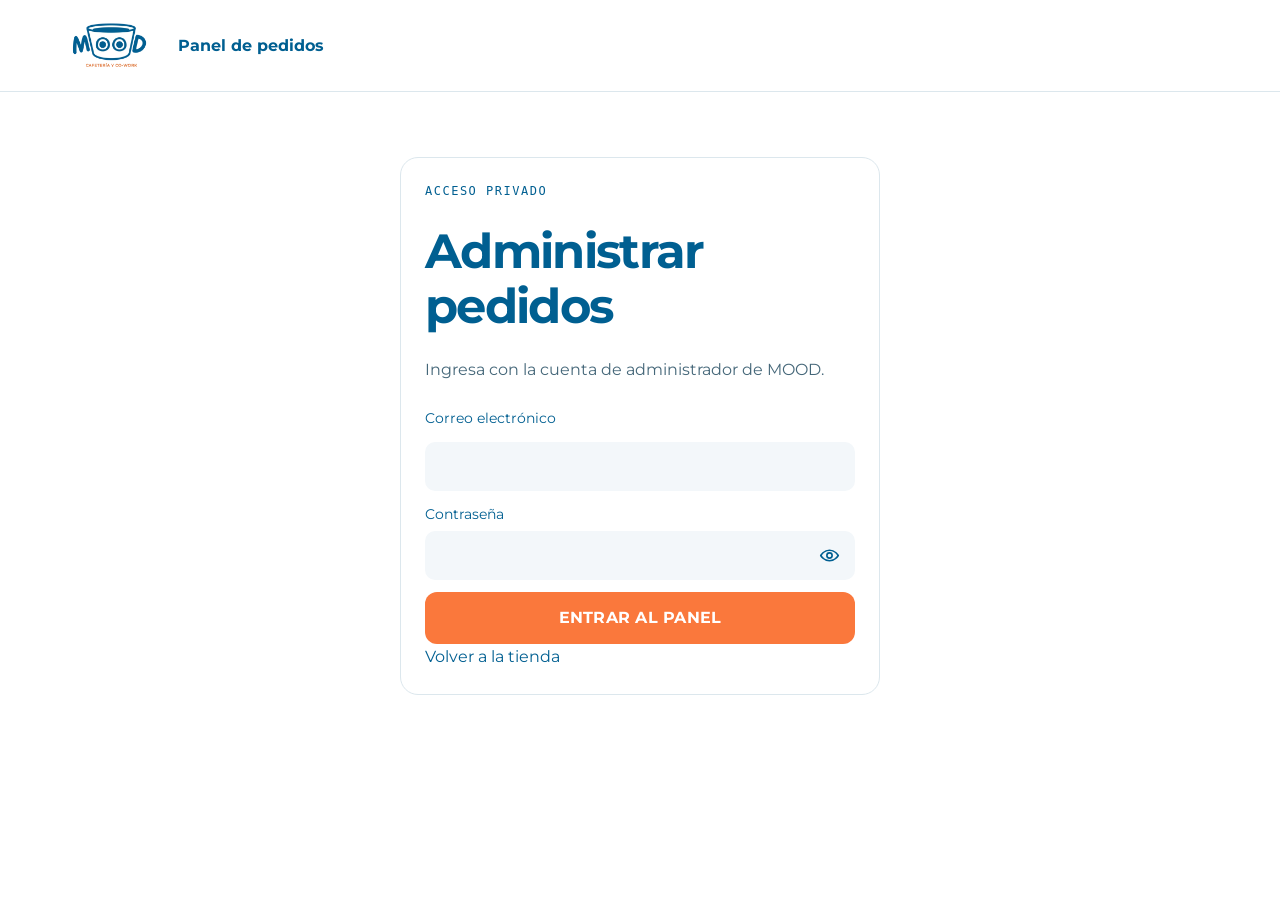
<file: admin.html>
<!doctype html><html lang="es"><head><meta charset="utf-8"><meta name="viewport" content="width=device-width,initial-scale=1"><meta name="robots" content="noindex,nofollow"><title>MOOD · Panel de pedidos</title><link rel="icon" href="assets/logo.webp"><link rel="stylesheet" href="sistema/fonts.min.css"><link rel="stylesheet" href="sistema/styles.min.css"><link rel="stylesheet" href="EDITAR-DISENO.css"><link rel="stylesheet" href="sistema/panel.css"><script defer src="EDITAR-SUPABASE.js"></script><script defer src="sistema/cuentas.js"></script><script defer src="sistema/admin.js"></script><script defer src="sistema/finanzas.js"></script><link rel="stylesheet" href="sistema/marca.css">
<link rel="stylesheet" href="sistema/ver-contrasena.css">
<script defer src="sistema/ver-contrasena.js"></script>
</head><body class="admin-page"><header class="admin-header"><a href="index.html" aria-label="Volver a MOOD"><img src="assets/logo.webp" alt="MOOD"></a><span>Panel de pedidos</span><div id="admin-tools" hidden><button id="enable-sound" class="button">Activar avisos</button><button id="admin-logout" class="text-button">Cerrar sesión</button></div></header><main class="admin-main" id="admin-main"><p>Comprobando acceso…</p></main></body></html>
</file>
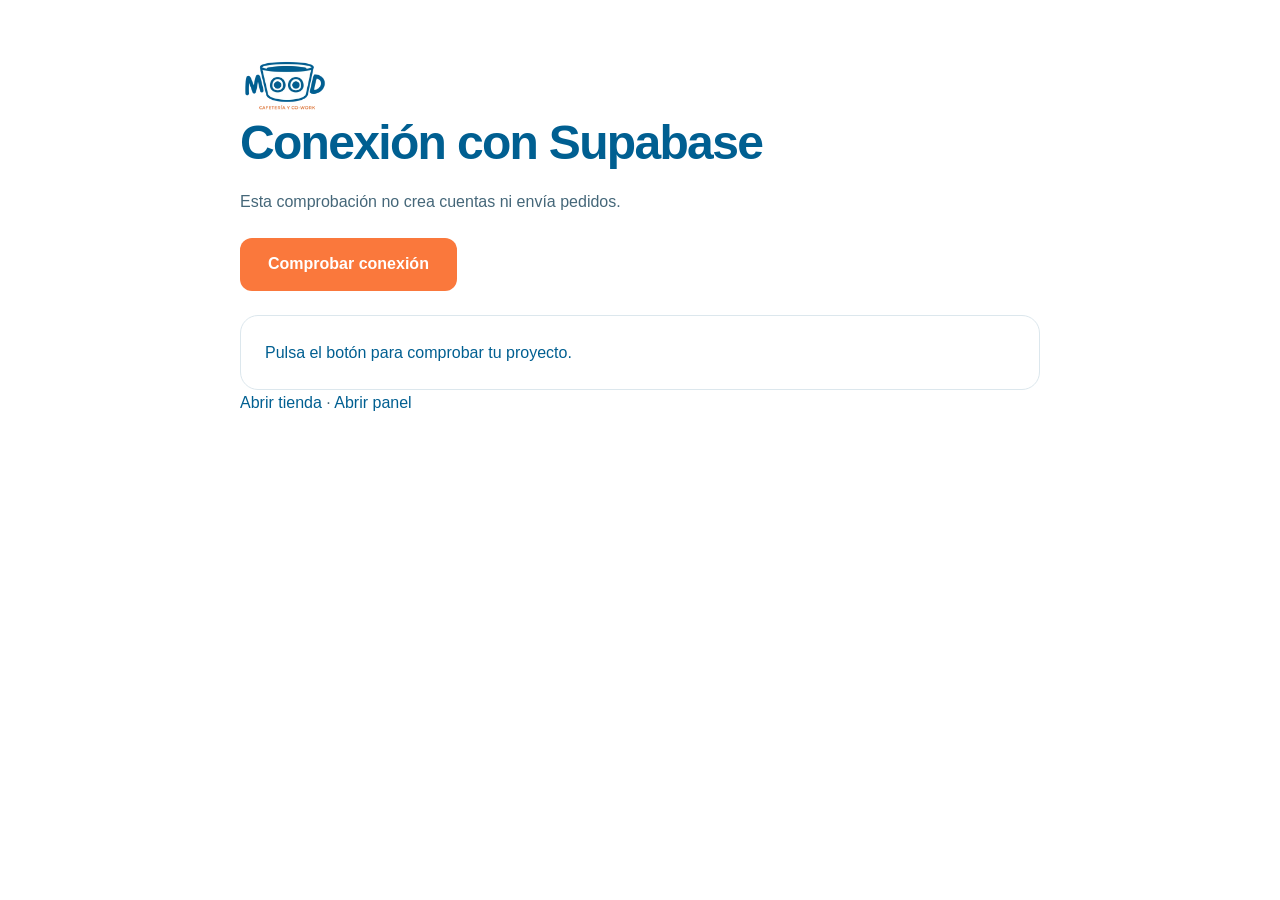
<file: comprobar.html>
<!doctype html><html lang="es"><head><meta charset="utf-8"><meta name="viewport" content="width=device-width,initial-scale=1"><title>MOOD · Comprobar Supabase</title><link rel="stylesheet" href="sistema/fonts.min.css"><link rel="stylesheet" href="sistema/styles.min.css"><link rel="stylesheet" href="EDITAR-DISENO.css"><script defer src="EDITAR-SUPABASE.js"></script><script defer src="sistema/comprobar.js"></script></head><body><main class="container page" style="max-width:800px"><img src="assets/logo.webp" alt="MOOD" style="width:90px;height:60px;object-fit:contain"><h1>Conexión con Supabase</h1><p>Esta comprobación no crea cuentas ni envía pedidos.</p><button class="button orange" id="check">Comprobar conexión</button><div id="result" class="panel" role="status" style="margin-top:24px">Pulsa el botón para comprobar tu proyecto.</div><p><a href="index.html">Abrir tienda</a> · <a href="admin.html">Abrir panel</a></p></main></body></html>
</file>
<file: EDITAR-DISENO.css>
/* EDITA SOLO ESTE ARCHIVO PARA CAMBIAR COLORES Y TIPOGRAFÍAS.
   Guarda con Ctrl + S y actualiza el navegador con Ctrl + F5. */

:root {
  /* COLORES PRINCIPALES · guía visual aprobada */
  --brand-hover:#8CAACD;
  --accent-hover:#E6B482;
  --brand-active:#00A0FF;
  --accent-active:#FF9600;
  --disabled:#969696;
  --teal:    #005F91; /* Principal: botones, enlaces y fondos */
  --orange:  #FA783C; /* Acento: botones de compra y detalles */
  --cream:   #FFFFFF; /* Fondo de la página */
  --dark:    #005F91; /* Texto oscuro y secciones oscuras */
  --pale:    #F3F7FA; /* Fondos suaves y campos */
  --surface: #FFFFFF; /* Tarjetas y texto sobre fondos oscuros */
  --muted:   #456779; /* Texto secundario */
  --line:    #DCE7ED; /* Bordes */
  --banner:  #005F91; /* Franja «Hecho con amor» */
  --social:  #FFFFFF; /* Tarjeta del ambiente SOCIAL */
  --success: #51b88a; /* Confirmaciones */
  --error:   #ac382c; /* Errores */

  /* TIPOGRAFÍAS: las actuales vienen incluidas en assets/fonts/. */
  --serif: 'Montserrat', Arial, sans-serif; /* Títulos */
  --sans:  'Montserrat', Arial, sans-serif; /* Textos y botones */

  /* TAMAÑO DEL LOGO: no necesitas buscarlo en el resto del código. */
  --logo-width: 84px;
  --logo-height: 58px;
  --logo-mobile-width: 70px;
  --logo-mobile-height: 50px;

  /* FORMA Y ANCHO GENERAL */
  --radius: 18px;
  --width: 1280px;
}
</file>
<file: sistema/panel.css>
.admin-page{background:var(--cream,#f8f5f2)}.admin-header{display:flex;align-items:center;gap:24px;padding:18px 5%;background:white;border-bottom:1px solid var(--line)}.admin-header img{width:90px;height:55px;object-fit:contain}.admin-header>span{font-weight:700}.admin-header #admin-tools{margin-left:auto;display:flex;gap:12px;align-items:center}.admin-main{max-width:1400px;margin:auto;padding:35px 5%}.admin-login{max-width:480px;margin:30px auto}.admin-login label,.admin-controls label,.admin-actions label{display:grid;gap:7px;margin:12px 0}.admin-heading{display:flex;justify-content:space-between;gap:20px;align-items:center}.admin-heading h1{font-size:48px;margin:8px 0}.admin-stats{display:grid;grid-template-columns:repeat(3,1fr);gap:16px;margin:25px 0}.admin-stats .panel{display:grid;gap:4px;padding:20px}.admin-stats strong{font-size:30px;color:var(--teal)}.admin-controls{display:flex;gap:20px;margin-bottom:20px}.admin-controls label{flex:1}.admin-page input,.admin-page select,.admin-page textarea{font:inherit;padding:12px;border:1px solid var(--line);border-radius:9px;width:100%;background:white;color:var(--dark)}.admin-page button{cursor:pointer}.admin-orders{display:grid;grid-template-columns:repeat(2,minmax(0,1fr));gap:20px;align-items:start}.admin-order{padding:24px;overflow-wrap:anywhere}.order-heading{display:flex;justify-content:space-between;align-items:center;gap:12px}.admin-code{font-size:27px;letter-spacing:3px;color:var(--teal)}.state-badge{border-radius:20px;padding:7px 12px;background:var(--pale,#eaf7f7);font-size:12px;font-weight:700}.state-pending{background:#fff0dc;color:#865012}.state-rejected{background:#ffeded;color:#9d2832}.state-delivered{background:#e6f5e8;color:#286439}.order-meta{font-size:12px;color:var(--muted)}.schedule-label{font-weight:700}.admin-order h3{font-size:23px}.admin-actions{display:grid;gap:10px;margin-top:20px}.admin-actions details{padding-top:10px}.reject-button{background:#fff0f0;color:#922635}.order-lines{list-style:none;margin:16px 0;padding:0}.order-lines li,.order-total{display:flex;justify-content:space-between;gap:15px;padding:10px 0;border-bottom:1px solid var(--line)}.order-total{color:var(--teal)}[hidden]{display:none!important}.checkout-account{border:1px solid var(--line);border-radius:12px;padding:16px;margin-top:20px}.tracking-grid{display:grid;grid-template-columns:1.3fr 1fr;gap:24px}.order-tracking h1{font-size:44px}.order-tracking .eyebrow{display:block;margin-top:25px}.pickup-code{text-align:center;background:var(--pale,#eaf7f7);border-radius:12px;padding:20px}.pickup-code span,.pickup-code small{display:block}.pickup-code strong{font-size:38px;letter-spacing:6px;color:var(--teal)}.order-progress{list-style:none;padding:15px 0;display:grid;gap:12px}.order-progress li{padding:10px 14px;border-left:4px solid var(--line);color:var(--muted)}.order-progress .done{border-color:var(--teal);color:var(--teal);background:var(--pale,#eaf7f7)}.order-progress [aria-current]{font-weight:700}.saved-orders{display:grid;gap:15px}.saved-order{display:flex;justify-content:space-between;gap:20px;text-decoration:none;color:inherit}.tracking-status{font-size:13px;color:var(--muted)}@media(max-width:760px){.admin-orders,.tracking-grid{grid-template-columns:1fr}.admin-header{gap:12px;flex-wrap:wrap}.admin-header>span{font-size:14px}.admin-header #admin-tools{margin-left:0;width:100%}.admin-stats{gap:8px}.admin-stats .panel{padding:12px}.admin-stats span{font-size:12px}.admin-controls,.saved-order{flex-direction:column;gap:5px}.admin-heading h1{font-size:36px}.admin-order{padding:18px}.order-tracking h1{font-size:32px}}
.mood-notice{margin:24px 0;padding:24px;border:2px solid var(--notice-line);border-left-width:7px;border-radius:16px;background:var(--notice-bg);color:var(--notice-ink);box-shadow:0 5px 18px #102c3310;overflow-wrap:anywhere}.mood-notice__tag{display:inline-block;margin-bottom:12px;padding:5px 10px;border:1px solid currentColor;border-radius:30px;font-size:11px;font-weight:800;letter-spacing:.09em}.mood-notice h3{color:inherit;font-size:25px;line-height:1.2;margin:0 0 12px}.mood-notice p{color:inherit!important;margin:0;font-size:16px;line-height:1.65}.mood-notice strong{display:inline-block;margin:8px 0;font-weight:800}.mood-notice--waiting,.mood-notice--scheduled{--notice-bg:#e5f4f7;--notice-ink:#124f5a;--notice-line:#197580}.mood-notice--ready{--notice-bg:#e4f5e9;--notice-ink:#185331;--notice-line:#27814a}.mood-notice--expired{--notice-bg:#fff2d9;--notice-ink:#704400;--notice-line:#b9770b}.mood-notice--cancelled{--notice-bg:#fce8e5;--notice-ink:#8b2922;--notice-line:#bc4136}@media(max-width:600px){.mood-notice{padding:18px;margin:18px 0;border-left-width:5px}.mood-notice h3{font-size:22px}.mood-notice p{font-size:15px}.admin-actions button{white-space:normal;height:auto;min-height:48px}}
.cash-scroll{overflow-x:auto;margin-top:18px}.cash-table{border-collapse:collapse;width:100%;min-width:600px;text-align:left}.cash-table th,.cash-table td{padding:14px 10px;border-bottom:1px solid #dce5e6;vertical-align:top}.cash-table th{color:var(--teal);font-size:13px}.cash-table td{font-size:14px;overflow-wrap:anywhere}.admin-main>details.panel{margin:24px 0}.admin-main>details summary{cursor:pointer;padding:8px 0}.admin-main>label input[type=date]{display:block;max-width:260px}.admin-stats{grid-template-columns:repeat(auto-fit,minmax(150px,1fr))}
.delivered-actions{display:flex;flex-wrap:wrap;gap:12px;margin-top:22px}.delivered-actions .button{min-height:48px;text-align:center}.mood-notice h2{font-size:32px;line-height:1.2;margin:0 0 12px;color:inherit}@media(max-width:600px){.delivered-actions{flex-direction:column}.delivered-actions .button{width:100%}.mood-notice h2{font-size:26px}}
</file>
<file: sistema/marca.css>
/* Diseño MOOD: cambia apariencia sin reordenar la interfaz. */
@font-face{font-family:'Mochibop Bold';src:url('../assets/fonts/MochibopBold-Demo.ttf') format('truetype');font-weight:700;font-style:normal;font-display:swap}
@font-face{font-family:Montserrat;src:url('../assets/fonts/montserrat-400.ttf') format('truetype');font-weight:400;font-style:normal;font-display:swap}
@font-face{font-family:Montserrat;src:url('../assets/fonts/montserrat-600.ttf') format('truetype');font-weight:600;font-style:normal;font-display:swap}
@font-face{font-family:Montserrat;src:url('../assets/fonts/montserrat-700.ttf') format('truetype');font-weight:700;font-style:normal;font-display:swap}
body{font-family:var(--sans)}
h1,h2,h3,h4,.price,.menu-banner{font-family:var(--sans);font-weight:700}
h1 em,h2 em,h3 em,.menu-banner em{font-style:normal}
.header{background:#fff}.icon-button svg{stroke-width:2.2}
.button{border-radius:12px;text-transform:uppercase;font-weight:700;letter-spacing:.015em}
.button.orange{background:var(--orange);color:#fff}
.button.light{background:#fff;color:var(--teal);box-shadow:inset 0 0 0 2px var(--teal)}
.button.outline{box-shadow:inset 0 0 0 2px currentColor}
.header .nav-order{background:var(--teal);color:#fff;border-radius:12px}
.button:disabled{background:var(--disabled);color:#fff;filter:none}
@media(hover:hover){.button:not(:disabled):hover{background:var(--brand-hover);filter:none}.button.orange:not(:disabled):hover{background:var(--accent-hover);color:var(--dark)}.button.light:not(:disabled):hover{background:#fff;color:var(--teal);box-shadow:inset 0 0 0 2px var(--brand-hover)}.header .nav-order:hover{background:var(--brand-hover);color:var(--dark)}}
.button:not(:disabled):active{background:var(--brand-active)}
.button.orange:not(:disabled):active{background:var(--accent-active)}
.hero:after{background:linear-gradient(90deg,#005f9170,#005f9125 55%,transparent)}
.hero h1{letter-spacing:-.035em}.hero h1 em{color:#fff}
.hero p{color:#fff}.hero .button.light{background:#fff;color:var(--teal)}
.moods{background:#fff}
.mood-card{box-shadow:0 6px 18px #005f9112}
.mood-card,.mood-card.social,.mood-card.chill,.mood-card.energy{background:#fff;color:var(--teal);border:1px solid var(--line)}
.mood-card>.media{opacity:1}
.mood-card:after,.mood-card.social:after,.mood-card.chill:after,.mood-card.energy:after{background:linear-gradient(transparent 35%,#ffffffd9 60%,#fff 70%)}
.mood-card p{opacity:1;color:var(--muted)}
.mood-card small{background:#fff;box-shadow:inset 0 0 0 1px var(--line)}
.menu-preview{background:var(--teal);color:#fff}
.menu-banner{background:transparent;border-color:transparent;color:#fff}
.menu-banner em{color:#fff}
.menu-preview .tabs button{color:#fff;border-color:#ffffff80;background:transparent}
.menu-preview .tabs button.active{background:var(--orange);color:#fff;border-color:var(--orange)}
.product{border-color:var(--line);box-shadow:0 5px 16px #005f9112}
.product .price{color:var(--orange)}
.product .tag{color:var(--teal);background:#fff;font-family:var(--sans);font-weight:600}
.product h3{font-family:var(--sans)}
.product p{color:var(--muted)}
.footer{background:var(--teal);color:#fff}
.brand-signature{font-family:'Mochibop Bold',Montserrat,sans-serif;font-size:14px;font-weight:700;display:block;margin-top:12px}
/* Los iconos y botones conservan sus ubicaciones. */
.brand-action-icon{display:inline-flex;align-items:center;justify-content:center;flex-shrink:0;width:21px;height:21px;color:inherit}
.brand-action-icon svg{display:block;width:100%;height:100%;fill:none;stroke:currentColor;stroke-width:3;stroke-linecap:round;stroke-linejoin:round}
.mood-icon svg{width:30px;height:30px;fill:none;stroke:currentColor;stroke-width:2.5;stroke-linecap:round;stroke-linejoin:round}
.hamburger{border-radius:8px;background:var(--teal);color:#fff}
.info-icon{color:var(--teal)}
/* Textura ligera y adornos de la propuesta aprobada. */
.menu-preview,.delivery,.footer{background-image:url('../assets/textura-mood.svg'),radial-gradient(ellipse at 40% 0%,#ffffff06,transparent 70%);background-size:160px 160px,100% 100%}
.menu-preview,.moods{position:relative;isolation:isolate}
.menu-preview:before,.menu-preview:after,.moods:before{content:'';position:absolute;width:70px;height:48px;background:url('../assets/grano-mood.svg') center/contain no-repeat;pointer-events:none;z-index:-1;opacity:.8}
.menu-preview:before{top:25px;left:22px}
.menu-preview:after{bottom:20px;right:24px;transform:rotate(12deg)}
.moods:before{top:24px;left:22px;opacity:.45;filter:brightness(.65) sepia(1) saturate(4) hue-rotate(160deg)}
@media(max-width:760px){.menu-preview:before,.menu-preview:after,.moods:before{width:38px;height:28px;opacity:.45}.menu-preview:before,.moods:before{left:8px;top:12px}.menu-preview:after{right:8px;bottom:10px}}
/* Acercar los componentes a la propuesta, sin cambiar el orden de la página. */
.mood-card{padding:20px;justify-content:flex-end}
.mood-card>.media{inset:10px 10px auto;width:calc(100% - 20px);height:54%;border-radius:14px;overflow:hidden}
.mood-card:after,.mood-card.social:after,.mood-card.chill:after,.mood-card.energy:after{display:none}
.mood-card .mood-icon{top:auto;bottom:calc(46% - 44px);left:20px;background:#fff;border-radius:8px;line-height:1;padding:4px}
.mood-card h3{font-size:clamp(22px,2vw,28px);margin:0 0 8px}
.mood-card p{margin-bottom:12px;font-size:13px}
.mood-card small{border-radius:7px;max-width:100%;white-space:normal}
.menu-preview .product{border:0;box-shadow:0 8px 20px #003f6120}
.menu-preview .product-image{margin:10px 10px 0;border-radius:12px;height:198px}
.menu-preview .product-body{padding:12px 16px 16px}
.menu-preview .product h3{font-weight:700}
.menu-preview .product .add{border-radius:8px}
.menu-preview .center .button{background:transparent;color:#fff;box-shadow:inset 0 0 0 2px #fff;border-radius:10px}
.menu-preview .tabs button{border:2px solid #ffffffbd;border-radius:9px}
.menu-preview .tabs button.active{border-color:var(--orange)}
.menu-banner{font-size:clamp(28px,3vw,44px);font-style:normal;letter-spacing:-.035em}
.footer p,.footer a,.footer-bottom,.footer-bottom span{color:#fff}
.footer .social-links a{color:#fff;box-shadow:inset 0 0 0 1px #ffffff70}
.info-icon{background:var(--teal);color:#fff}
.info-icon svg{width:24px;height:24px;fill:none;stroke:currentColor;stroke-width:2.5;stroke-linecap:round;stroke-linejoin:round}
@media(max-width:760px){.mood-card{padding:17px}.mood-card>.media{height:48%}.mood-card .mood-icon{bottom:calc(52% - 37px);left:17px}.mood-card h3{font-size:23px}.mood-card p{font-size:12px}.mood-card small{font-size:9px;padding:5px 7px}.menu-preview .product-image{height:auto;aspect-ratio:2/1}.menu-preview .product-body{padding:14px}.menu-banner{font-size:29px}}

/* MOOD · Texto introductorio legible en «¿Cuál es tu mood hoy?».
   Abarca el ancho disponible bajo el título, con un tamaño comparable
   al texto conceptual de otras secciones. No modifica las tarjetas. */
.moods .section-heading{
  display:block;
  margin-bottom:22px;
}
.moods .section-heading p{
  width:100%;
  max-width:1020px;
  margin:16px 0 0;
  font-size:18px;
  font-weight:500;
  line-height:1.6;
  color:#38576c;
  text-wrap:pretty;
}
@media(max-width:760px){
  .moods .section-heading{margin-bottom:24px}
  .moods .section-heading p{
    max-width:100%;
    margin-top:14px;
    font-size:16px;
    line-height:1.6;
  }
}

/* Identidad secundaria horizontal de MOOD: exclusivamente para el pie de página. */
.footer .footer-brand{display:block;width:214px;height:auto;max-width:100%;margin-bottom:18px}
.footer .footer-brand img{display:block;width:100%;height:auto;max-width:100%;object-fit:contain;background:transparent}
@media (max-width:600px){.footer .footer-brand{width:200px}}
</file>
<file: sistema/ver-contrasena.css>
/* MOOD | Mostrar / ocultar contraseña (cuenta y pedidos). */
.mood-password-control {
  position: relative;
  min-width: 0;
}
.mood-password-control > label {
  display: block;
  margin-bottom: 0;
}
.auth .mood-password-control {
  margin-bottom: 16px;
}
.auth .mood-password-control > label {
  margin-bottom: 0;
}
.admin-page .mood-password-control {
  margin: 12px 0;
}
.admin-page .mood-password-control > label {
  margin: 0;
}
.mood-password-control input.mood-password-input {
  padding-right: 56px !important;
}
.mood-password-toggle {
  position: absolute;
  right: 5px;
  bottom: 3px;
  display: flex;
  align-items: center;
  justify-content: center;
  width: 42px;
  height: 42px;
  padding: 0;
  border: none;
  border-radius: 10px;
  background: transparent;
  color: var(--teal, #005e91);
  cursor: pointer;
  z-index: 1;
  transition: background-color 160ms ease, color 160ms ease;
}
.mood-password-toggle:hover {
  background: rgba(0, 94, 145, .09);
}
.mood-password-toggle:focus-visible {
  outline: 2px solid var(--teal, #005e91);
  outline-offset: 1px;
}
.mood-password-toggle svg {
  width: 21px;
  height: 21px;
  fill: none;
  stroke: currentColor;
  stroke-width: 1.9;
  stroke-linecap: round;
  stroke-linejoin: round;
  pointer-events: none;
}
.mood-password-toggle .mood-eye-slash { display: none; }
.mood-password-toggle[aria-pressed="true"] .mood-eye-open { display: none; }
.mood-password-toggle[aria-pressed="true"] .mood-eye-slash { display: block; }
@media (prefers-reduced-motion: reduce) {
  .mood-password-toggle { transition: none; }
}
</file>
<file: sistema/fonts.min.css>
@font-face{font-family:'DM Sans';font-style:normal;font-weight:400;font-display:swap;src:url(../assets/fonts/font-0.ttf) format('truetype')}@font-face{font-family:'DM Sans';font-style:normal;font-weight:500;font-display:swap;src:url(../assets/fonts/font-1.ttf) format('truetype')}@font-face{font-family:'DM Sans';font-style:normal;font-weight:600;font-display:swap;src:url(../assets/fonts/font-2.ttf) format('truetype')}@font-face{font-family:'DM Sans';font-style:normal;font-weight:700;font-display:swap;src:url(../assets/fonts/font-3.ttf) format('truetype')}@font-face{font-family:Fraunces;font-style:italic;font-weight:700;font-display:swap;src:url(../assets/fonts/font-4.ttf) format('truetype')}@font-face{font-family:Fraunces;font-style:normal;font-weight:700;font-display:swap;src:url(../assets/fonts/font-5.ttf) format('truetype')}
</file>
<file: sistema/styles.min.css>
*{box-sizing:border-box}html{scroll-behavior:smooth;scroll-padding-top:80px}body{margin:0;background:var(--cream);color:var(--dark);font:16px/1.6 var(--sans)}button,input,select,textarea{font:inherit}a,button,input,textarea{touch-action:manipulation}a,button{-webkit-tap-highlight-color:transparent}a{color:var(--teal);text-decoration:none}button{cursor:pointer}button:disabled{opacity:.5;cursor:not-allowed}button{border:0}a:focus-visible,button:focus-visible{outline:3px solid var(--orange);outline-offset:4px}input:focus,textarea:focus{outline:2px solid var(--teal);outline-offset:2px}img,video{display:block;width:100%;height:100%;object-fit:cover}h1,h2,h3,h4{font-family:var(--serif);line-height:1.14;letter-spacing:-.035em;margin:0 0 24px}h1,h2{font-size:48px}h3{font-size:26px}h4{font-size:20px}p{margin:0 0 24px;color:var(--muted)}em{color:var(--teal)}.container{width:min(var(--width),calc(100% - 64px));margin:auto}.section{padding:108px 0;scroll-margin-top:64px}.eyebrow{display:block;font:12px/1.5 monospace;letter-spacing:1.5px;color:var(--teal);margin-bottom:24px;text-transform:uppercase}.button{display:inline-flex;align-items:center;justify-content:center;gap:8px;padding:15px 28px;border-radius:12px;background:var(--teal);color:var(--surface);font-weight:700;font-size:16px;line-height:1.4;transition:background .2s,transform .2s}.button:hover{filter:brightness(1.08);transform:translateY(-1px)}.orange{background:var(--orange)}.light{background:var(--cream);color:var(--teal)}.glass{background:color-mix(in srgb,var(--surface) 9.41%,transparent);border:1px solid color-mix(in srgb,var(--surface) 25.1%,transparent);color:var(--surface)}.small{font-size:14px;padding:10px 20px}.wide{width:100%}.text-button{padding:6px 0;background:0 0;color:var(--teal)}.actions{display:flex;gap:16px;flex-wrap:wrap;margin-top:36px}.header{height:66px;background:color-mix(in srgb,var(--cream) 96%,transparent);backdrop-filter:blur(12px);position:sticky;top:0;z-index:20;border-bottom:1px solid var(--line)}.nav-wrap{max-width:1232px;width:calc(100% - 64px);margin:auto;height:100%;display:flex;align-items:center;justify-content:space-between;gap:24px}.brand{width:56px;height:40px;flex-shrink:0}.brand img{object-fit:contain;background:0 0}nav{display:flex;gap:32px}nav a{color:var(--muted);font-size:14px}nav a.active,nav a:hover{color:var(--teal)}.nav-actions{display:flex;align-items:center;gap:18px}.nav-order{padding:11px 20px;font-size:14px;border-radius:16px}.icon-button{display:inline-flex;align-items:center;justify-content:center;width:24px;height:32px;background:0 0;color:var(--teal);position:relative;padding:2px}.icon-button svg{width:22px;height:22px;fill:none;stroke:currentColor;stroke-width:1.6;stroke-linecap:round;stroke-linejoin:round}.bag span{position:absolute;right:-9px;top:-5px;background:var(--orange);color:var(--surface);border-radius:50%;min-width:20px;height:20px;text-align:center;font-size:12px;line-height:20px}.hamburger{display:none}.hero{min-height:calc(100svh - 66px);position:relative;isolation:isolate;background:var(--teal);display:flex;align-items:center;color:var(--surface);padding:100px 0 60px}.hero>.media{position:absolute;inset:0;z-index:-2}.hero:after{content:'';position:absolute;inset:0;z-index:-1;background:linear-gradient(90deg,color-mix(in srgb,var(--teal) 83%,transparent),color-mix(in srgb,var(--teal) 66%,transparent) 55%,color-mix(in srgb,var(--dark) 44%,transparent))}.hero .container{max-width:1232px}.hero h1{font-size:84px;line-height:.97;letter-spacing:-5px;margin:30px 0 36px}.hero h1 em{color:var(--orange)}.hero p{font-size:18px;line-height:1.65;color:color-mix(in srgb,var(--surface) 74.9%,transparent);max-width:420px;margin:0}.hero .eyebrow{display:inline-block;border:1px solid color-mix(in srgb,var(--surface) 18.82%,transparent);background:color-mix(in srgb,var(--surface) 7.06%,transparent);color:var(--surface);padding:7px 16px;border-radius:30px;margin:0}.dot{color:var(--orange)}.hero .actions{margin-top:38px}.stats{display:flex;gap:40px;border-top:1px solid color-mix(in srgb,var(--surface) 12.55%,transparent);width:600px;max-width:100%;padding-top:36px;margin-top:54px}.stats strong{font:700 26px var(--serif);display:block}.stats small{font-size:12px;color:color-mix(in srgb,var(--surface) 56.47%,transparent)}.scroll-hint{position:absolute;bottom:24px;left:49%;font:10px monospace;letter-spacing:1px;color:color-mix(in srgb,var(--surface) 43.92%,transparent)}.section-heading{display:flex;justify-content:space-between;align-items:flex-end;gap:48px;margin-bottom:60px}.section-heading h2{margin:0}.section-heading p{max-width:340px;font-size:14px;margin:0}.mood-grid{display:grid;grid-template-columns:repeat(4,1fr);gap:20px}.mood-card{height:420px;border-radius:24px;position:relative;overflow:hidden;background:var(--teal);color:var(--surface);padding:28px;text-align:left;display:flex;flex-direction:column;justify-content:flex-end}.mood-card>.media{position:absolute;inset:0;height:65%;opacity:.65}.mood-card:after{position:absolute;content:'';inset:0;background:linear-gradient(transparent 10%,color-mix(in srgb,var(--teal) 38%,transparent) 30%,var(--teal) 67%)}.mood-card>:not(.media){z-index:1;position:relative}.mood-card .mood-icon{position:absolute;top:28px;left:28px;font-size:30px}.mood-card h3{font-size:36px;margin:0 0 8px}.mood-card p{color:inherit;opacity:.8;font-size:14px;margin-bottom:16px}.mood-card small{align-self:flex-start;padding:5px 12px;border-radius:30px;background:color-mix(in srgb,var(--surface) 8.63%,transparent);font-size:12px;font-weight:700}.mood-card.chill{background:var(--pale);color:var(--teal)}.mood-card.chill:after{background:linear-gradient(transparent,var(--pale) 70%)}.mood-card.energy{background:var(--orange)}.mood-card.energy:after{background:linear-gradient(transparent,var(--orange) 70%)}.mood-card.social{background:var(--social);color:var(--dark)}.mood-card.social:after{background:linear-gradient(transparent,var(--social) 70%)}.menu-preview{background:var(--dark);color:var(--surface)}.menu-banner{background:var(--banner);border:6px solid color-mix(in srgb,var(--banner) 70%,var(--dark));text-align:center;margin-bottom:36px;padding:0 20px;font:700 48px/1.04 var(--serif);letter-spacing:-1.7px}.menu-banner em{color:var(--cream)}.tabs{display:flex;gap:8px;flex-wrap:wrap}.preview-tabs{justify-content:center;margin:36px 0 48px}.tabs button{padding:8px 16px;background:var(--pale);color:var(--teal);border-radius:9px;font-size:14px}.preview-tabs button{padding:10px 20px;background:color-mix(in srgb,var(--surface) 4.31%,transparent);color:var(--pale);border:1px solid color-mix(in srgb,var(--surface) 12.55%,transparent)}.tabs button.active{background:var(--orange);color:var(--surface)}.products{display:grid;grid-template-columns:repeat(3,minmax(0,1fr));gap:24px}.product{border:1px solid var(--line);border-radius:var(--radius);overflow:hidden;background:var(--surface);color:var(--dark)}.product-image{height:208px;position:relative;overflow:hidden}.product-image .media{height:100%}.product-image .tag{position:absolute;top:14px;left:14px;font:11px monospace;letter-spacing:1px;padding:5px 8px;background:var(--cream);color:var(--muted);border-radius:4px}.product-body{padding:18px 20px}.product h3{font-size:20px;margin:0 0 10px;letter-spacing:-.02em}.product p{font-size:14px;margin:0 0 16px;min-height:22px}.product .eyebrow{font-size:10px;margin-bottom:10px;letter-spacing:1px}.product-bottom{display:flex;align-items:center;justify-content:space-between;gap:10px}.price{color:var(--teal);font:700 22px var(--serif)}.add{padding:8px 16px;font-size:14px;border-radius:8px}.add.added{background:var(--success)}.center{text-align:center;margin-top:48px}.two-col{display:grid;grid-template-columns:1fr 1fr;gap:64px;align-items:center}.collage{display:grid;grid-template-columns:1fr 1fr;gap:16px;position:relative}.collage .media{height:176px;border-radius:22px;overflow:hidden}.collage .media:first-child{grid-column:span 2;height:288px}.wifi{position:absolute;top:190px;right:-20px;width:96px;height:96px;border-radius:50%;background:var(--orange);color:var(--surface);display:grid;place-content:center;text-align:center;font:700 22px/1 var(--serif)}.wifi small{font:10px monospace;letter-spacing:1px;margin-top:8px}.features{display:grid;grid-template-columns:1fr 1fr;gap:16px;margin:40px 0}.feature{background:var(--pale);border-radius:14px;padding:18px;display:flex;gap:14px;line-height:1.4;font-size:14px}.feature span{font-size:22px}.feature small{color:var(--teal);display:block;font-size:12px}.delivery{background:var(--teal);color:var(--surface)}.delivery p{color:color-mix(in srgb,var(--surface) 70.98%,transparent);max-width:460px}.delivery h2{font-size:56px}.delivery em{color:var(--orange)}.steps{display:grid;gap:16px}.step{display:flex;gap:24px;padding:20px;background:color-mix(in srgb,var(--surface) 5.1%,transparent);border:1px solid color-mix(in srgb,var(--surface) 12.55%,transparent);border-radius:18px}.step strong{color:var(--orange);font:italic 700 32px var(--serif)}.step b{display:block}.step p{margin:0;font-size:14px}.gallery{display:grid;grid-template-columns:repeat(3,1fr);grid-template-rows:176px 176px 190px;gap:16px}.gallery button{padding:0;border-radius:20px;overflow:hidden;background:0 0}.gallery button:first-child{grid-column:span 2;grid-row:span 2}.gallery .media{height:100%;transition:transform .4s}.gallery button:hover .media{transform:scale(1.025)}.gallery button:nth-child(4){grid-column:1}.gallery-tags{display:flex;gap:12px;font:12px monospace;color:var(--teal)}.gallery-tags span{background:var(--pale);padding:6px 12px;border-radius:20px}.location{background:var(--pale)}.location .two-col{align-items:start}.location h2{margin-bottom:40px}.info-card{display:flex;gap:16px;border-radius:18px;background:var(--surface);padding:20px;margin-bottom:16px;font-size:14px}.info-icon{background:var(--teal);color:var(--surface);display:grid;place-items:center;width:40px;height:40px;border-radius:12px;flex-shrink:0;font-size:22px}.info-card p{font-size:14px;margin:0;line-height:1.7}.info-card table{color:var(--muted);font-size:14px;border-collapse:collapse}.info-card td{padding:0 30px 0 0}.info-card td+td{color:var(--teal)}.location-map{position:relative;height:480px;border-radius:22px;overflow:hidden;box-shadow:0 12px 20px color-mix(in srgb,var(--dark) 7%,transparent);background:var(--surface)}.location-map iframe{display:block;width:100%;height:100%;border:0;filter:saturate(.96) contrast(1.01)}.footer{background:var(--dark);padding:64px 0 30px;font-size:14px}.footer-grid{display:grid;grid-template-columns:2fr 1fr 1fr 1fr;gap:60px}.footer .brand{display:block;margin-bottom:18px}.footer p{max-width:320px}.footer b{color:var(--surface);display:block;margin-bottom:16px}.footer ul{list-style:none;margin:0;padding:0}.footer li{margin-bottom:12px}.footer a{color:var(--muted)}.social-links{display:flex;gap:12px}.social-links a{border:1px solid color-mix(in srgb,var(--surface) 8.24%,transparent);background:color-mix(in srgb,var(--surface) 3.14%,transparent);border-radius:12px;display:grid;place-items:center;width:36px;height:36px}.footer-bottom{border-top:1px solid color-mix(in srgb,var(--surface) 6.27%,transparent);margin-top:48px;padding-top:30px;display:flex;justify-content:space-between;gap:20px;color:var(--muted);font-size:12px}.footer-bottom span:last-child{font-family:monospace}.page{padding:56px 0 100px;min-height:calc(100svh - 66px)}.page-top{display:flex;justify-content:space-between;align-items:center;margin-bottom:44px}.page h1{margin-bottom:18px}.catalog-heading{margin-bottom:40px}.catalog-heading .eyebrow{margin-bottom:20px}.filter-box{padding:16px;background:var(--surface);border:1px solid var(--line);border-radius:18px;margin-bottom:32px}.search{position:relative;margin-bottom:16px}.search span{position:absolute;left:16px;top:9px;color:var(--teal)}.search input{width:100%;padding:12px 16px 12px 46px;background:var(--pale);border:0;border-radius:10px;color:var(--dark)}.catalog .product p{min-height:45px}.no-results{grid-column:1/-1;text-align:center;padding:60px}.checkout-page{max-width:1152px}.checkout-page>.text-button{display:inline-block;margin-bottom:32px}.checkout-grid{display:grid;grid-template-columns:minmax(0,2.1fr) minmax(280px,1fr);gap:32px;margin-top:40px;align-items:start}.panel{padding:24px;border-radius:18px;background:var(--surface);border:1px solid var(--line)}.summary h3{margin-bottom:20px}.summary-row{display:flex;justify-content:space-between;gap:10px;color:var(--muted);font-size:14px;margin-bottom:8px}.summary-total{display:flex;justify-content:space-between;align-items:center;gap:10px;border-top:1px solid var(--line);margin-top:20px;padding-top:20px}.summary-total strong{font:700 26px var(--serif);color:var(--teal)}.summary-wrap>.button{margin-top:16px}.summary-wrap>.text-button{display:block;margin:18px auto;text-align:center}.cart-list{display:grid;gap:16px}.cart-item{display:grid;grid-template-columns:96px 1fr auto auto;gap:16px;align-items:center;padding:16px;background:var(--surface);border:1px solid var(--line);border-radius:18px}.cart-item>.media{width:96px;height:96px;border-radius:12px;overflow:hidden}.cart-item h3{font-size:20px;margin:0 0 6px}.cart-item p{font-size:14px;margin:0}.remove{background:0 0;color:var(--orange);text-decoration:underline;padding:0;font-size:13px}.quantity{display:flex;border:1px solid var(--line);border-radius:10px;align-items:center;overflow:hidden}.quantity button{background:0 0;color:var(--teal);width:32px;height:40px}.quantity span{min-width:28px;text-align:center}.cart-item>.price{font-size:16px;margin-left:24px;white-space:nowrap}.empty{text-align:center;padding:80px 20px;background:var(--surface);border-radius:18px}.delivery-options{display:grid;grid-template-columns:1fr 1fr;gap:16px;margin-bottom:24px}.delivery-options button{text-align:left;background:var(--surface);color:var(--dark);padding:22px 20px;border-radius:18px;border:1px solid var(--line)}.delivery-options button.active{background:var(--teal);color:var(--surface);border-color:var(--teal)}.delivery-options h3{font-size:20px;margin:0 0 12px}.delivery-options p{font-size:14px;color:inherit;opacity:.7;margin:0}.form-grid{display:grid;grid-template-columns:1fr 1fr;gap:16px}.form-grid .full{grid-column:1/-1}label{display:block;font-size:14px}label input:not([type=checkbox]),label textarea{display:block;width:100%;background:var(--pale);border:1px solid transparent;border-radius:10px;padding:12px;margin-top:6px;min-width:0}textarea{resize:vertical;min-height:84px}.note{font-size:12px;margin:12px 0 0;text-align:center}.form-note{text-align:left;margin-top:20px}.error{color:var(--error);font-size:14px;margin:16px 0}.error:empty{display:none}dialog{border:0;border-radius:26px;background:var(--cream);color:var(--dark);padding:30px 28px;width:min(448px,calc(100% - 32px));max-height:90svh;box-shadow:0 30px 55px #0002}dialog::backdrop{background:#0008;backdrop-filter:blur(5px)}body:has(dialog[open]){overflow:hidden}.close{position:absolute;right:24px;top:24px;background:var(--pale);color:var(--teal);width:26px;height:26px;border-radius:50%;font-size:22px;line-height:20px}.auth h2{font-size:32px;margin-bottom:12px}.auth .eyebrow{font-size:11px;margin:0 0 16px}.auth p{font-size:14px;margin-bottom:24px}.auth label{margin:0 0 16px}.auth input:not([type=checkbox]){background:var(--surface);border:1px solid var(--line)}.auth-options{display:flex;justify-content:space-between;gap:10px;font-size:12px;align-items:center;margin:12px 0 24px}.auth-options label{font-size:12px;display:flex;align-items:center;gap:5px;margin:0}.auth-options button{font-size:12px;text-decoration:underline;background:0 0;color:var(--teal);padding:0}.auth .text-button{display:block;margin:12px auto 0;font-size:14px}.lightbox{width:min(1000px,calc(100% - 40px));padding:45px 18px 18px}.lightbox .media{max-height:75svh;height:auto}.lightbox img,.lightbox video{max-height:75svh;object-fit:contain}#toast{position:fixed;bottom:24px;left:50%;transform:translate(-50%,20px);opacity:0;background:var(--teal);color:var(--surface);border-radius:12px;padding:12px 24px;box-shadow:0 8px 30px #0002;z-index:60;transition:.2s;pointer-events:none;text-align:center;max-width:calc(100% - 32px)}#toast.show{opacity:1;transform:translate(-50%,0)}.skip{position:fixed;left:10px;top:-100px;z-index:100;background:var(--surface);padding:10px}.skip:focus{top:10px}.editor-toggle{position:fixed;bottom:20px;right:20px;z-index:30}.editor{position:fixed;right:18px;bottom:80px;z-index:30;width:min(360px,calc(100% - 36px));max-height:75svh;overflow:auto;box-shadow:0 10px 60px #0003}.editor h3{font-size:24px}.editor label{margin-top:10px}.editor input,.editor select{max-width:100%;font-size:13px}.editor p{font-size:13px}.editor input[type=url],.editor select{width:100%;padding:8px;border:1px solid var(--line)}@media(min-width:1600px){.hero{padding-top:110px}.moods .container{max-width:1232px}}@media(max-width:1100px){.container{width:calc(100% - 48px)}.nav-wrap{width:calc(100% - 48px)}nav{gap:20px}.section{padding:80px 0}.two-col{gap:36px}h1,h2{font-size:40px}.hero h1{font-size:74px}.mood-card{padding:20px;height:390px}.mood-card h3{font-size:30px}.mood-card small{font-size:10px;padding:5px 8px}.features{gap:10px}.feature{padding:12px;gap:8px}.footer-grid{gap:28px}.cart-item{grid-template-columns:74px 1fr auto;gap:12px}.cart-item>.media{width:74px;height:74px}.cart-item>.price{grid-column:3;margin:0}.quantity{grid-column:3;grid-row:1}.cart-item>.price{grid-row:2}.cart-item>div:nth-child(2){grid-row:span 2}.checkout-grid{gap:20px}.product-body{padding:16px}.product h3{font-size:19px}}@media(max-width:800px){.mood-grid{grid-template-columns:repeat(2,1fr)}.mood-card{height:360px}.mood-card small{font-size:12px}.two-col{grid-template-columns:1fr;gap:48px}.cowork .two-col{align-items:start}.collage{max-width:600px}.products{grid-template-columns:repeat(2,minmax(0,1fr))}.menu-preview .products .product:last-child{display:none}.gallery{grid-template-rows:145px 145px 160px}.location-map{height:390px}.footer-grid{grid-template-columns:2fr 1fr 1fr}.footer-grid>div:last-child{grid-column:2}.checkout-grid{grid-template-columns:1fr}.summary-wrap{max-width:none}.nav-actions{gap:12px}nav{gap:16px}nav a{font-size:13px}.nav-wrap{gap:16px}.nav-order{padding:10px 14px;font-size:12px}.hero h1{font-size:72px}.section-heading{gap:24px}.section-heading p{max-width:260px}.menu-banner{font-size:40px}.checkout-page h1{font-size:40px}.cart-item{grid-template-columns:80px 1fr auto auto}.cart-item>.media{width:80px;height:80px}.cart-item>div:nth-child(2){grid-row:auto}.cart-item .quantity{grid-column:auto;grid-row:auto}.cart-item>.price{grid-column:auto;grid-row:auto}}@media(max-width:600px){body{font-size:15px}.container,.nav-wrap{width:calc(100% - 36px)}.header{height:64px}.brand{width:50px;height:36px}.nav-actions{gap:16px}.hamburger{display:inline-flex;font-size:24px}.nav-order{font-size:12px;padding:10px 12px}.nav-wrap nav{display:none;position:absolute;top:64px;left:0;right:0;padding:16px 24px;background:var(--cream);box-shadow:0 12px 16px #0001}.nav-wrap nav.open{display:flex;flex-direction:column;gap:0}.nav-wrap nav a{font-size:16px;padding:12px 0}.hero{min-height:calc(100svh - 64px);padding:64px 0 64px}.hero h1{font-size:62px;letter-spacing:-3px;margin:28px 0}.hero p{font-size:16px;max-width:340px}.hero .eyebrow{font-size:10px}.hero:after{background:linear-gradient(90deg,color-mix(in srgb,var(--teal) 92%,transparent),color-mix(in srgb,var(--teal) 75%,transparent))}.hero .actions{margin-top:28px}.button{padding:13px 21px;font-size:14px}.stats{gap:24px;margin-top:40px;padding-top:26px}.stats strong{font-size:23px}.stats small{font-size:10px}.scroll-hint{display:none}.section{padding:64px 0}h1,h2{font-size:36px}.section-heading{display:block;margin-bottom:32px}.section-heading p{max-width:100%;margin-top:22px}.mood-grid{gap:12px}.mood-card{height:330px;padding:17px;border-radius:20px}.mood-card .mood-icon{top:18px;left:18px;font-size:25px}.mood-card h3{font-size:28px}.mood-card p{font-size:12px}.mood-card small{font-size:9px;padding:5px 7px}.menu-banner{font-size:29px;border-width:4px;padding:6px 10px;letter-spacing:-1px}.preview-tabs{gap:6px;margin:24px 0 32px}.preview-tabs button{padding:8px 12px;font-size:12px}.products{grid-template-columns:1fr;gap:20px}.menu-preview .products .product:last-child{display:block}.product-image{height:auto;aspect-ratio:2/1}.product-body{padding:18px}.catalog .product p,.product p{min-height:0}.product h3{font-size:21px}.price{font-size:22px}.add{padding:9px 16px}.center{margin-top:32px}.collage .media{height:130px;border-radius:15px}.collage .media:first-child{height:230px}.wifi{top:150px;right:-8px;width:80px;height:80px;font-size:19px}.two-col{gap:36px}.features{margin:28px 0}.feature{font-size:12px}.feature small{font-size:11px}.delivery h2{font-size:40px}.step{padding:18px;gap:18px}.step strong{font-size:28px}.gallery{grid-template-columns:1fr 1fr;grid-template-rows:220px 120px 120px;gap:10px}.gallery button:first-child{grid-column:span 2;grid-row:span 1}.gallery button:nth-child(4){grid-column:auto}.gallery button{border-radius:14px}.gallery button:last-child{display:none}.gallery-tags{margin-top:20px}.location h2{margin-bottom:30px}.location-map{height:350px}.info-card{padding:16px}.footer-grid{grid-template-columns:1fr 1fr;gap:32px}.footer-grid>div:first-child{grid-column:1/-1}.footer-grid>div:last-child{grid-column:auto}.footer-bottom{display:block;line-height:2}.footer-bottom span{display:block}.footer{padding-top:48px}.page{padding:30px 0 60px}.page-top{margin-bottom:32px}.checkout-page h1,.page h1{font-size:34px}.catalog-heading{margin-bottom:28px}.filter-box{padding:12px}.filter-box .tabs{gap:6px}.tabs button{font-size:12px;padding:8px 10px}.search input{font-size:14px}.checkout-grid{margin-top:28px}.cart-item{grid-template-columns:64px 1fr;gap:12px;padding:12px}.cart-item>.media{width:64px;height:64px;grid-row:1}.cart-item h3{font-size:17px}.cart-item p{font-size:12px}.cart-item .quantity{grid-column:2;grid-row:2;justify-self:start}.cart-item>.price{grid-column:1;grid-row:2;font-size:15px}.delivery-options{gap:10px}.delivery-options button{padding:16px 12px}.delivery-options h3{font-size:18px}.delivery-options p{font-size:12px}.form-grid{grid-template-columns:1fr}.form-grid .full{grid-column:auto}.panel{padding:20px}.auth h2{font-size:30px}.auth-options{font-size:11px}dialog{padding:28px 22px}.map-overlay{font-size:13px}.section .eyebrow{font-size:11px}.page-top .button{font-size:12px;padding:10px 12px}}@media(prefers-reduced-motion:reduce){html{scroll-behavior:auto}*,:after,:before{transition:none!important;animation:none!important}}.empty{max-width:512px;margin:40px auto 0;padding:40px 24px;border:1px solid var(--line)}.empty h3{font-size:30px}.empty p{font-size:14px}.empty-icon{display:grid;place-items:center;width:64px;height:64px;border-radius:50%;background:var(--pale);color:var(--teal);font-size:30px;margin:0 auto 24px}.header .brand{width:var(--logo-width);height:var(--logo-height)}@media(max-width:600px){.header .brand{width:var(--logo-mobile-width);height:var(--logo-mobile-height)}}
</file>
